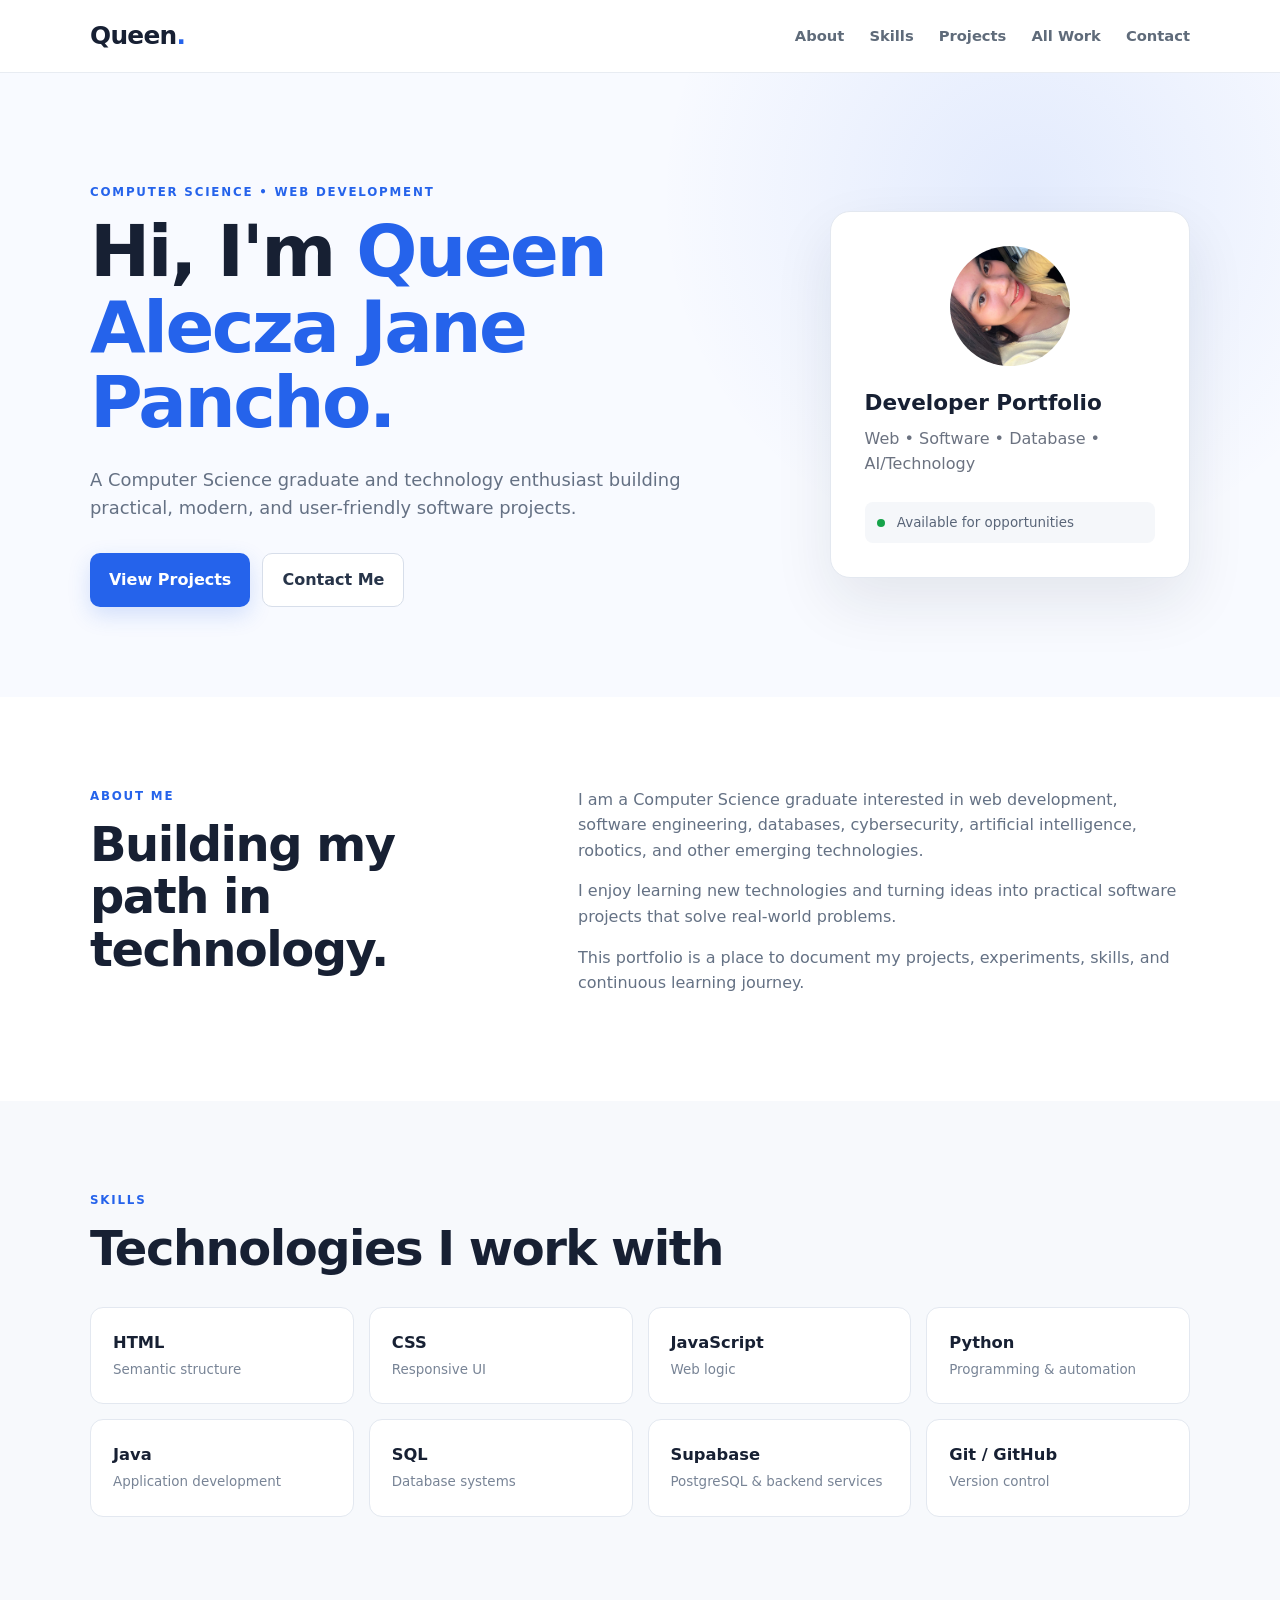
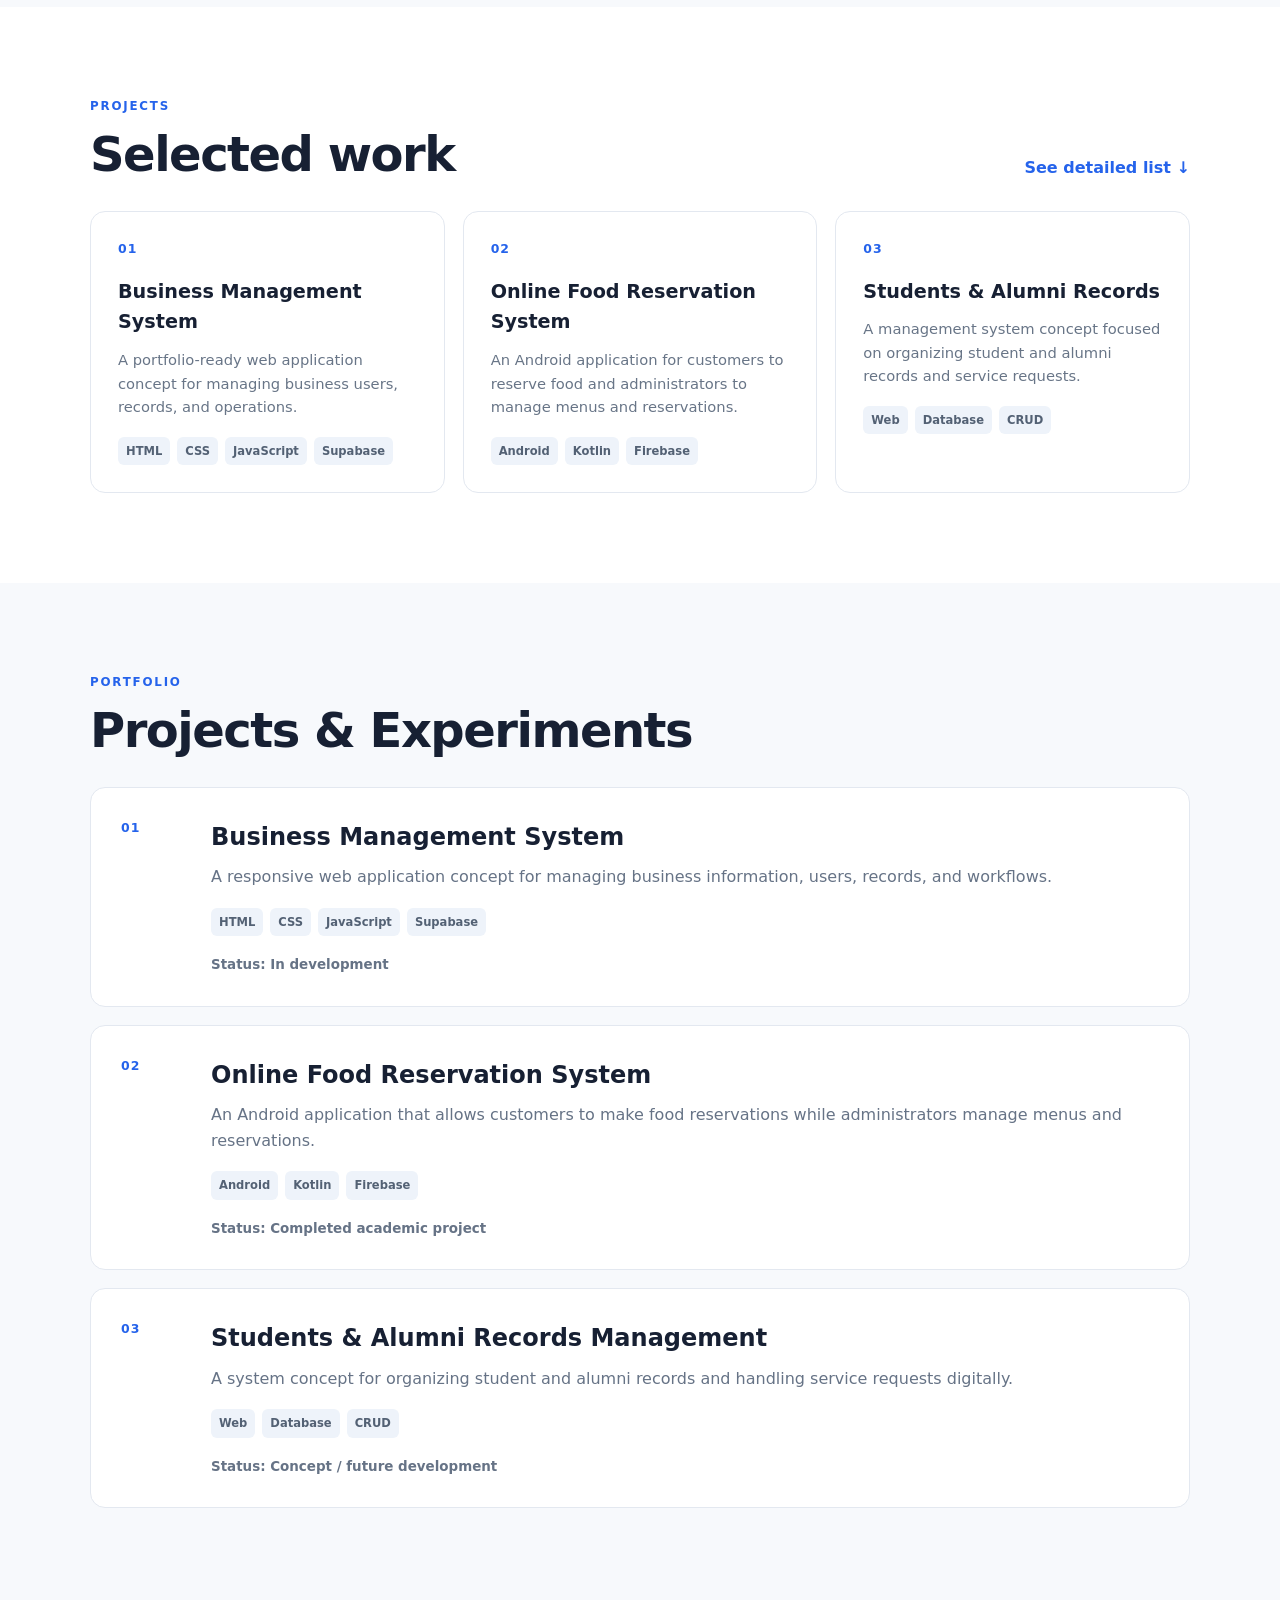
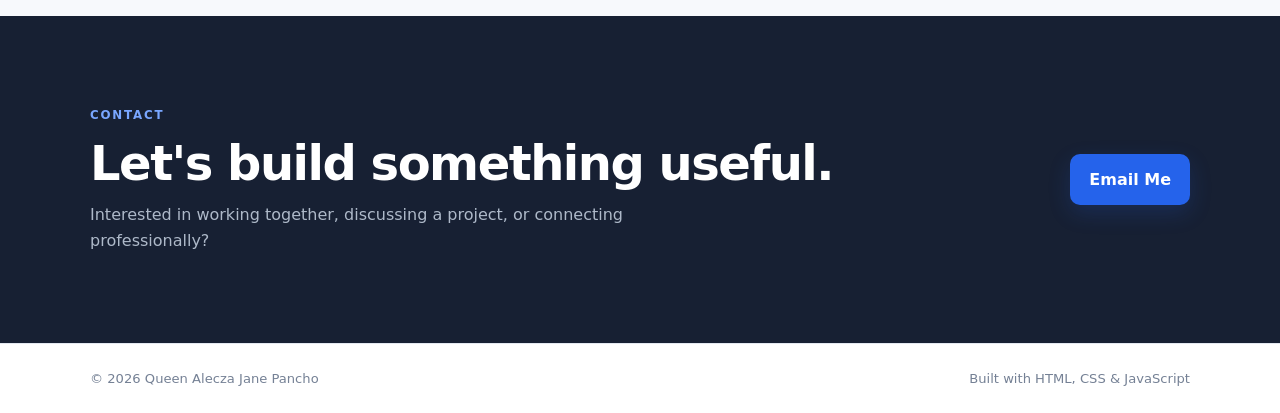
<file: index.html>
<!DOCTYPE html>
<html lang="en">
<head>
  <meta charset="UTF-8">
  <meta name="viewport" content="width=device-width, initial-scale=1.0">
  <meta name="description" content="Queen Alecza Jane Pancho — Computer Science graduate, developer, and technology enthusiast.">
  <meta name="author" content="Queen Alecza Jane Pancho">
  <title>Queen Alecza Jane Pancho | Portfolio</title>
  
  <style>
    /* =========================================================
       RESET & BASE STYLES
    ========================================================= */
    * {
      margin: 0;
      padding: 0;
      box-sizing: border-box;
    }

    html {
      scroll-behavior: smooth;
      scroll-padding-top: 90px;
    }

    body {
      font-family: Inter, ui-sans-serif, system-ui, -apple-system, BlinkMacSystemFont, "Segoe UI", sans-serif;
      color: #172033;
      background: #ffffff;
      line-height: 1.6;
    }

    a {
      color: inherit;
      text-decoration: none;
    }

    button, input, textarea {
      font: inherit;
    }

    button {
      cursor: pointer;
    }

    .container {
      width: min(1100px, 92%);
      margin: 0 auto;
    }

    /* =========================================================
       HEADER / NAVIGATION
    ========================================================= */
    .site-header {
      background: rgba(255, 255, 255, 0.94);
      backdrop-filter: blur(12px);
      border-bottom: 1px solid #e8ecf2;
      position: sticky;
      top: 0;
      z-index: 100;
    }

    .nav {
      min-height: 72px;
      display: flex;
      align-items: center;
      justify-content: space-between;
      gap: 20px;
      position: relative;
    }

    .brand {
      font-size: 1.55rem;
      font-weight: 800;
      letter-spacing: -0.7px;
      white-space: nowrap;
    }

    .brand span {
      color: #2563eb;
    }

    .nav-links {
      display: flex;
      align-items: center;
      gap: 25px;
    }

    .nav-links a {
      color: #5f6b7a;
      font-size: 0.92rem;
      font-weight: 600;
      transition: color 0.2s ease;
    }

    .nav-links a:hover {
      color: #2563eb;
    }

    .menu-toggle {
      display: none;
      border: 0;
      background: transparent;
      color: #172033;
      font-size: 1.6rem;
      line-height: 1;
      padding: 8px;
      border-radius: 8px;
    }

    .menu-toggle:hover {
      background: #f1f5f9;
    }

    /* =========================================================
       HERO
    ========================================================= */
    .hero {
      padding: 110px 0 90px;
      background: radial-gradient(circle at 80% 20%, rgba(37, 99, 235, 0.10), transparent 32%), #f8faff;
    }

    .hero-grid {
      display: grid;
      grid-template-columns: 1.3fr 0.7fr;
      gap: 70px;
      align-items: center;
    }

    .eyebrow {
      color: #2563eb;
      font-size: 0.74rem;
      font-weight: 800;
      letter-spacing: 1.8px;
      margin-bottom: 12px;
    }

    .hero h1 {
      font-size: clamp(2.4rem, 6vw, 4.5rem);
      line-height: 1.05;
      letter-spacing: -2.5px;
      max-width: 800px;
    }

    .hero h1 span {
      color: #2563eb;
    }

    .hero-text {
      max-width: 650px;
      color: #657184;
      font-size: 1.12rem;
      margin: 25px 0 30px;
    }

    /* =========================================================
       BUTTONS
    ========================================================= */
    .hero-actions {
      display: flex;
      gap: 12px;
      flex-wrap: wrap;
    }

    .btn {
      display: inline-flex;
      justify-content: center;
      align-items: center;
      border: 0;
      border-radius: 10px;
      padding: 13px 19px;
      font-weight: 750;
      transition: transform 0.2s ease, background 0.2s ease, box-shadow 0.2s ease;
    }

    .btn:hover {
      transform: translateY(-2px);
    }

    .primary {
      background: #2563eb;
      color: #ffffff;
      box-shadow: 0 8px 22px rgba(37, 99, 235, 0.18);
    }

    .primary:hover {
      background: #1d4ed8;
    }

    .outline {
      border: 1px solid #d7deea;
      background: #ffffff;
      color: #273449;
    }

    .outline:hover {
      background: #f8fafc;
    }

    /* =========================================================
       HERO CARD
    ========================================================= */
    .hero-card {
      background: #ffffff;
      border: 1px solid #e3e8f0;
      border-radius: 20px;
      padding: 34px;
      box-shadow: 0 25px 60px rgba(20, 32, 55, 0.09);
    }

    .avatar {
      width: 120px;
      height: 120px;
      border-radius: 50%;
      overflow: hidden;
      margin: 0 auto 20px;
      background-color: #e2e8f0;
    }

    .avatar img {
      width: 100%;
      height: 100%;
      object-fit: cover;
      display: block;
    }

    .hero-card h2 {
      font-size: 1.35rem;
      margin-bottom: 5px;
    }

    .hero-card p {
      color: #6b7280;
    }

    .status {
      margin-top: 25px;
      padding: 10px 12px;
      border-radius: 8px;
      background: #f5f7fa;
      color: #596578;
      font-size: 0.84rem;
    }

    .status span {
      display: inline-block;
      width: 8px;
      height: 8px;
      border-radius: 50%;
      background: #16a34a;
      margin-right: 8px;
    }

    /* =========================================================
       SECTIONS & GRID LAYOUTS
    ========================================================= */
    .section {
      padding: 90px 0;
    }

    .section-muted {
      background: #f7f9fc;
    }

    .section h2, .page-hero h1 {
      font-size: clamp(2rem, 4vw, 3rem);
      line-height: 1.1;
      letter-spacing: -1.5px;
    }

    .two-col {
      display: grid;
      grid-template-columns: 0.8fr 1.2fr;
      gap: 80px;
    }

    .about-text p {
      color: #647184;
      margin-bottom: 15px;
    }

    .skill-grid {
      display: grid;
      grid-template-columns: repeat(4, 1fr);
      gap: 15px;
      margin-top: 32px;
    }

    .skill-card {
      padding: 22px;
      background: #ffffff;
      border: 1px solid #e3e8f0;
      border-radius: 13px;
      transition: transform 0.2s ease, box-shadow 0.2s ease;
    }

    .skill-card:hover {
      transform: translateY(-3px);
      box-shadow: 0 12px 25px rgba(20, 32, 55, 0.07);
    }

    .skill-card strong {
      display: block;
      font-size: 1.02rem;
    }

    .skill-card span {
      color: #788496;
      font-size: 0.84rem;
    }

    .section-head {
      display: flex;
      justify-content: space-between;
      align-items: flex-end;
      gap: 25px;
      margin-bottom: 30px;
    }

    .text-link {
      color: #2563eb;
      font-weight: 700;
      white-space: nowrap;
    }

    .text-link:hover {
      text-decoration: underline;
    }

    .project-grid {
      display: grid;
      grid-template-columns: repeat(3, 1fr);
      gap: 18px;
    }

    .project-card {
      border: 1px solid #e3e8f0;
      border-radius: 15px;
      padding: 27px;
      background: #ffffff;
      transition: transform 0.2s ease, box-shadow 0.2s ease;
    }

    .project-card:hover {
      transform: translateY(-4px);
      box-shadow: 0 18px 35px rgba(20, 32, 55, 0.08);
    }

    .project-number {
      color: #2563eb;
      font-weight: 800;
      font-size: 0.78rem;
      letter-spacing: 1px;
      margin-bottom: 18px;
    }

    .project-card h3 {
      font-size: 1.2rem;
      margin-bottom: 10px;
    }

    .project-card p {
      color: #687587;
      font-size: 0.92rem;
    }

    .tags {
      display: flex;
      flex-wrap: wrap;
      gap: 7px;
      margin-top: 18px;
    }

    .tags span {
      font-size: 0.72rem;
      padding: 5px 8px;
      background: #eef3fa;
      border-radius: 6px;
      color: #536174;
      font-weight: 700;
    }

    .project-detail {
      display: grid;
      grid-template-columns: 70px 1fr;
      gap: 20px;
      padding: 30px;
      border: 1px solid #e3e8f0;
      border-radius: 15px;
      background: #ffffff;
      margin-bottom: 18px;
    }

    .project-detail h3 {
      font-size: 1.5rem;
      margin-bottom: 8px;
    }

    .project-detail p {
      color: #667386;
    }

    .project-status {
      font-size: 0.84rem;
      margin-top: 18px;
      font-weight: 700;
    }

    /* =========================================================
       CONTACT & FOOTER
    ========================================================= */
    .contact-section {
      background: #172033;
      color: #ffffff;
    }

    .contact-card {
      display: flex;
      justify-content: space-between;
      align-items: center;
      gap: 30px;
    }

    .contact-card p:not(.eyebrow) {
      color: #aeb9c9;
      margin-top: 12px;
      max-width: 650px;
    }

    .contact-section .eyebrow {
      color: #79a6ff;
    }

    .footer {
      border-top: 1px solid #e3e8f0;
      padding: 24px 0;
      color: #758195;
      font-size: 0.82rem;
    }

    .footer-inner {
      display: flex;
      justify-content: space-between;
      gap: 20px;
    }

    /* =========================================================
       RESPONSIVE MEDIA QUERIES
    ========================================================= */
    @media (max-width: 900px) {
      .hero-grid, .two-col {
        grid-template-columns: 1fr;
        gap: 45px;
      }
      .skill-grid, .project-grid {
        grid-template-columns: repeat(2, 1fr);
      }
    }

    @media (max-width: 800px) {
      .menu-toggle {
        display: block;
      }
      .nav-links {
        display: none;
        position: absolute;
        top: 68px;
        left: 0;
        right: 0;
        flex-direction: column;
        align-items: stretch;
        background: #ffffff;
        border-bottom: 1px solid #e5e7eb;
        box-shadow: 0 12px 25px rgba(15, 23, 42, 0.08);
        padding: 10px 4%;
      }
      .nav-links.open {
        display: flex;
      }
      .nav-links a {
        padding: 14px 0;
        border-bottom: 1px solid #f1f5f9;
      }
      .contact-card, .section-head {
        flex-direction: column;
        align-items: flex-start;
      }
    }

    @media (max-width: 650px) {
      .hero { padding: 80px 0 65px; }
      .project-grid, .project-detail { grid-template-columns: 1fr; }
    }

    @media (max-width: 520px) {
      .hero-actions { flex-direction: column; }
      .btn { width: 100%; }
      .skill-grid { grid-template-columns: 1fr; }
      .footer-inner { flex-direction: column; }
    }
  </style>
</head>
<body>

  <!-- ================= HEADER ================= -->
  <header class="site-header">
    <nav class="nav container">
      <a class="brand" href="#hero" aria-label="Queen Alecza Jane Pancho home">
        Queen<span>.</span>
      </a>
      <div class="nav-links" id="navLinks">
        <a href="#about">About</a>
        <a href="#skills">Skills</a>
        <a href="#projects">Projects</a>
        <a href="#all-projects">All Work</a>
        <a href="#contact">Contact</a>
      </div>
      <button class="menu-toggle" type="button" aria-label="Open navigation menu" aria-expanded="false" aria-controls="navLinks">
        ☰
      </button>
    </nav>
  </header>

  <main>
    <!-- ================= HERO ================= -->
    <section id="hero" class="hero">
      <div class="container hero-grid">
        <div class="hero-content">
          <p class="eyebrow">COMPUTER SCIENCE • WEB DEVELOPMENT</p>
          <h1>Hi, I'm <span>Queen Alecza Jane Pancho.</span></h1>
          <p class="hero-text">
            A Computer Science graduate and technology enthusiast building practical, modern, and user-friendly software projects.
          </p>
          <div class="hero-actions">
            <a class="btn primary" href="#projects">View Projects</a>
            <a class="btn outline" href="#contact">Contact Me</a>
          </div>
        </div>
        <div class="hero-card">
          <div class="avatar">
             <img src="profile.jpg" alt="Queen Alecza Jane Pancho">
          </div>
          <h2>Developer Portfolio</h2>
          <p>Web • Software • Database • AI/Technology</p>
          <div class="status">
            <span></span>
            Available for opportunities
          </div>
        </div>
      </div>
    </section>

    <!-- ================= ABOUT ================= -->
    <section id="about" class="section">
      <div class="container two-col">
        <div>
          <p class="eyebrow">ABOUT ME</p>
          <h2>Building my path in technology.</h2>
        </div>
        <div class="about-text">
          <p>
            I am a Computer Science graduate interested in web development, software engineering, databases, cybersecurity, artificial intelligence, robotics, and other emerging technologies.
          </p>
          <p>
            I enjoy learning new technologies and turning ideas into practical software projects that solve real-world problems.
          </p>
          <p>
            This portfolio is a place to document my projects, experiments, skills, and continuous learning journey.
          </p>
        </div>
      </div>
    </section>

    <!-- ================= SKILLS ================= -->
    <section id="skills" class="section section-muted">
      <div class="container">
        <p class="eyebrow">SKILLS</p>
        <h2>Technologies I work with</h2>
        <div class="skill-grid">
          <div class="skill-card"><strong>HTML</strong><span>Semantic structure</span></div>
          <div class="skill-card"><strong>CSS</strong><span>Responsive UI</span></div>
          <div class="skill-card"><strong>JavaScript</strong><span>Web logic</span></div>
          <div class="skill-card"><strong>Python</strong><span>Programming & automation</span></div>
          <div class="skill-card"><strong>Java</strong><span>Application development</span></div>
          <div class="skill-card"><strong>SQL</strong><span>Database systems</span></div>
          <div class="skill-card"><strong>Supabase</strong><span>PostgreSQL & backend services</span></div>
          <div class="skill-card"><strong>Git / GitHub</strong><span>Version control</span></div>
        </div>
      </div>
    </section>

    <!-- ================= FEATURED PROJECTS ================= -->
    <section id="projects" class="section">
      <div class="container">
        <div class="section-head">
          <div>
            <p class="eyebrow">PROJECTS</p>
            <h2>Selected work</h2>
          </div>
          <a class="text-link" href="#all-projects">See detailed list ↓</a>
        </div>
        <div class="project-grid">
          <article class="project-card">
            <div class="project-number">01</div>
            <h3>Business Management System</h3>
            <p>A portfolio-ready web application concept for managing business users, records, and operations.</p>
            <div class="tags">
              <span>HTML</span><span>CSS</span><span>JavaScript</span><span>Supabase</span>
            </div>
          </article>
          <article class="project-card">
            <div class="project-number">02</div>
            <h3>Online Food Reservation System</h3>
            <p>An Android application for customers to reserve food and administrators to manage menus and reservations.</p>
            <div class="tags">
              <span>Android</span><span>Kotlin</span><span>Firebase</span>
            </div>
          </article>
          <article class="project-card">
            <div class="project-number">03</div>
            <h3>Students & Alumni Records</h3>
            <p>A management system concept focused on organizing student and alumni records and service requests.</p>
            <div class="tags">
              <span>Web</span><span>Database</span><span>CRUD</span>
            </div>
          </article>
        </div>
      </div>
    </section>

    <!-- ================= ALL PROJECTS DETAILED ================= -->
    <section id="all-projects" class="section section-muted">
      <div class="container">
        <p class="eyebrow">PORTFOLIO</p>
        <h2 style="margin-bottom: 30px;">Projects & Experiments</h2>
        
        <div class="project-list">
          <article class="project-detail">
            <div class="project-number">01</div>
            <div>
              <h3>Business Management System</h3>
              <p>A responsive web application concept for managing business information, users, records, and workflows.</p>
              <div class="tags">
                <span>HTML</span><span>CSS</span><span>JavaScript</span><span>Supabase</span>
              </div>
              <p class="project-status">Status: In development</p>
            </div>
          </article>

          <article class="project-detail">
            <div class="project-number">02</div>
            <div>
              <h3>Online Food Reservation System</h3>
              <p>An Android application that allows customers to make food reservations while administrators manage menus and reservations.</p>
              <div class="tags">
                <span>Android</span><span>Kotlin</span><span>Firebase</span>
              </div>
              <p class="project-status">Status: Completed academic project</p>
            </div>
          </article>

          <article class="project-detail">
            <div class="project-number">03</div>
            <div>
              <h3>Students & Alumni Records Management</h3>
              <p>A system concept for organizing student and alumni records and handling service requests digitally.</p>
              <div class="tags">
                <span>Web</span><span>Database</span><span>CRUD</span>
              </div>
              <p class="project-status">Status: Concept / future development</p>
            </div>
          </article>
        </div>
      </div>
    </section>

    <!-- ================= CONTACT ================= -->
    <section id="contact" class="section contact-section">
      <div class="container contact-card">
        <div>
          <p class="eyebrow">CONTACT</p>
          <h2>Let's build something useful.</h2>
          <p>Interested in working together, discussing a project, or connecting professionally?</p>
        </div>
        <a class="btn primary" href="mailto:queenaleczajane.pancho@gmail.com">Email Me</a>
      </div>
    </section>
  </main>

  <!-- ================= FOOTER ================= -->
  <footer class="footer">
    <div class="container footer-inner">
      <span>© <span id="year"></span> Queen Alecza Jane Pancho</span>
      <span>Built with HTML, CSS & JavaScript</span>
    </div>
  </footer>

  <!-- ================= JAVASCRIPT ================= -->
  <script>
    document.addEventListener("DOMContentLoaded", () => {
      /* Mobile Menu Toggle Logic */
      const menuToggle = document.querySelector(".menu-toggle");
      const navLinks = document.querySelector(".nav-links");

      if (menuToggle && navLinks) {
        menuToggle.addEventListener("click", () => {
          const isOpen = navLinks.classList.toggle("open");
          menuToggle.setAttribute("aria-expanded", isOpen);
          menuToggle.setAttribute("aria-label", isOpen ? "Close navigation menu" : "Open navigation menu");
          menuToggle.textContent = isOpen ? "✕" : "☰";
        });

        navLinks.querySelectorAll("a").forEach((link) => {
          link.addEventListener("click", () => {
            navLinks.classList.remove("open");
            menuToggle.setAttribute("aria-expanded", "false");
            menuToggle.setAttribute("aria-label", "Open navigation menu");
            menuToggle.textContent = "☰";
          });
        });

        document.addEventListener("click", (event) => {
          if (!navLinks.contains(event.target) && !menuToggle.contains(event.target) && navLinks.classList.contains("open")) {
            navLinks.classList.remove("open");
            menuToggle.setAttribute("aria-expanded", "false");
            menuToggle.setAttribute("aria-label", "Open navigation menu");
            menuToggle.textContent = "☰";
          }
        });
      }

      /* Automatic Year Output */
      const yearElement = document.getElementById("year");
      if (yearElement) {
        yearElement.textContent = new Date().getFullYear();
      }
    });
  </script>
</body>
</html>
</file>
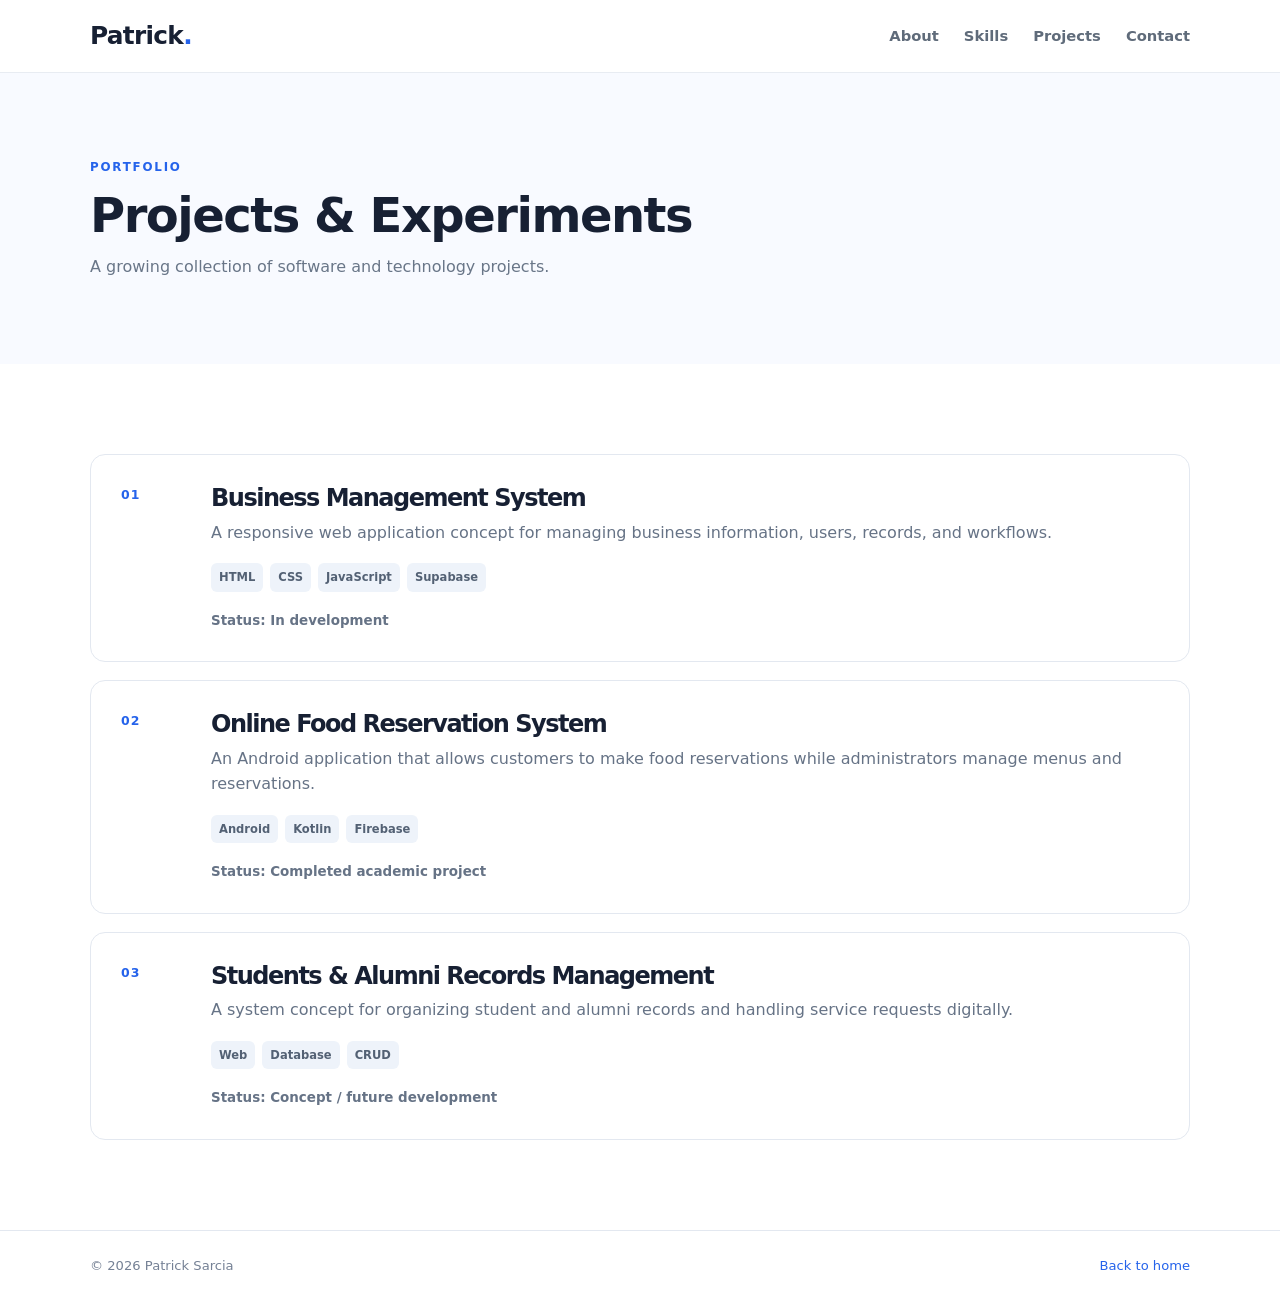
<file: project.html>
<!DOCTYPE html>
<html lang="en">
<head>
  <meta charset="UTF-8">
  <meta name="viewport" content="width=device-width, initial-scale=1.0">
  <meta name="description" content="Projects and experiments by Patrick Sarcia, Computer Science graduate and developer.">
  <meta name="author" content="Patrick Sarcia">
  <title>Projects | Patrick Sarcia</title>
  <link rel="stylesheet" href="style.css" type="text/css">
</head>
<body>
  <!-- ================= HEADER ================= -->
  <header class="site-header">
    <nav class="nav container">
      <a class="brand" href="index.html" aria-label="Patrick Sarcia home">
        Patrick<span>.</span>
      </a>
      <div class="nav-links" id="navLinks">
        <a href="index.html#about">About</a>
        <a href="index.html#skills">Skills</a>
        <a href="index.html#projects">Projects</a>
        <a href="index.html#contact">Contact</a>
      </div>
      <button class="menu-toggle" type="button" aria-label="Open navigation menu" aria-expanded="false" aria-controls="navLinks">
        ☰
      </button>
    </nav>
  </header>

  <main>
    <!-- ================= PAGE HERO ================= -->
    <section class="page-hero">
      <div class="container">
        <p class="eyebrow">PORTFOLIO</p>
        <h1>Projects & Experiments</h1>
        <p>A growing collection of software and technology projects.</p>
      </div>
    </section>

    <!-- ================= PROJECT LIST ================= -->
    <section class="section">
      <div class="container project-list">
        <article class="project-detail">
          <div class="project-number">01</div>
          <div>
            <h2>Business Management System</h2>
            <p>A responsive web application concept for managing business information, users, records, and workflows.</p>
            <div class="tags">
              <span>HTML</span><span>CSS</span><span>JavaScript</span><span>Supabase</span>
            </div>
            <p class="project-status">Status: In development</p>
          </div>
        </article>

        <article class="project-detail">
          <div class="project-number">02</div>
          <div>
            <h2>Online Food Reservation System</h2>
            <p>An Android application that allows customers to make food reservations while administrators manage menus and reservations.</p>
            <div class="tags">
              <span>Android</span><span>Kotlin</span><span>Firebase</span>
            </div>
            <p class="project-status">Status: Completed academic project</p>
          </div>
        </article>

        <article class="project-detail">
          <div class="project-number">03</div>
          <div>
            <h2>Students & Alumni Records Management</h2>
            <p>A system concept for organizing student and alumni records and handling service requests digitally.</p>
            <div class="tags">
              <span>Web</span><span>Database</span><span>CRUD</span>
            </div>
            <p class="project-status">Status: Concept / future development</p>
          </div>
        </article>
      </div>
    </section>
  </main>

  <!-- ================= FOOTER ================= -->
  <footer class="footer">
    <div class="container footer-inner">
      <span>© <span id="year"></span> Patrick Sarcia</span>
      <a href="index.html">Back to home</a>
    </div>
  </footer>

  <script src="script.js"></script>
</body>
</html>
</file>
<file: style.css>
/* RESET & BASE */
* {
  margin: 0;
  padding: 0;
  box-sizing: border-box;
}

html {
  scroll-behavior: smooth;
  scroll-padding-top: 90px;
}

body {
  font-family: Inter, ui-sans-serif, system-ui, -apple-system, BlinkMacSystemFont, "Segoe UI", sans-serif;
  color: #172033;
  background: #ffffff;
  line-height: 1.6;
}

a {
  color: inherit;
  text-decoration: none;
}

button, input, textarea {
  font: inherit;
}

button {
  cursor: pointer;
}

.container {
  width: min(1100px, 92%);
  margin: 0 auto;
}

/* HEADER & NAV */
.site-header {
  background: rgba(255, 255, 255, 0.94);
  backdrop-filter: blur(12px);
  border-bottom: 1px solid #e8ecf2;
  position: sticky;
  top: 0;
  z-index: 100;
}

.nav {
  min-height: 72px;
  display: flex;
  align-items: center;
  justify-content: space-between;
  gap: 20px;
  position: relative;
}

.brand {
  font-size: 1.55rem;
  font-weight: 800;
  letter-spacing: -0.7px;
  white-space: nowrap;
}

.brand span {
  color: #2563eb;
}

.nav-links {
  display: flex;
  align-items: center;
  gap: 25px;
}

.nav-links a {
  color: #5f6b7a;
  font-size: 0.92rem;
  font-weight: 600;
  transition: color 0.2s ease;
}

.nav-links a:hover {
  color: #2563eb;
}

.menu-toggle {
  display: none;
  border: 0;
  background: transparent;
  color: #172033;
  font-size: 1.6rem;
  line-height: 1;
  padding: 8px;
  border-radius: 8px;
}

.menu-toggle:hover {
  background: #f1f5f9;
}

/* HERO SECTION */
.hero {
  padding: 110px 0 90px;
  background: radial-gradient(circle at 80% 20%, rgba(37, 99, 235, 0.10), transparent 32%), #f8faff;
}

.hero-grid {
  display: grid;
  grid-template-columns: 1.3fr 0.7fr;
  gap: 70px;
  align-items: center;
}

.eyebrow {
  color: #2563eb;
  font-size: 0.74rem;
  font-weight: 800;
  letter-spacing: 1.8px;
  margin-bottom: 12px;
}

.hero h1 {
  font-size: clamp(2.8rem, 7vw, 5.2rem);
  line-height: 1.02;
  letter-spacing: -3px;
  max-width: 800px;
}

.hero h1 span {
  color: #2563eb;
}

.hero-text {
  max-width: 650px;
  color: #657184;
  font-size: 1.12rem;
  margin: 25px 0 30px;
}

/* BUTTONS */
.hero-actions {
  display: flex;
  gap: 12px;
  flex-wrap: wrap;
}

.btn {
  display: inline-flex;
  justify-content: center;
  align-items: center;
  border: 0;
  border-radius: 10px;
  padding: 13px 19px;
  font-weight: 750;
  transition: transform 0.2s ease, background 0.2s ease, box-shadow 0.2s ease;
}

.btn:hover {
  transform: translateY(-2px);
}

.primary {
  background: #2563eb;
  color: #ffffff;
  box-shadow: 0 8px 22px rgba(37, 99, 235, 0.18);
}

.primary:hover {
  background: #1d4ed8;
}

.outline {
  border: 1px solid #d7deea;
  background: #ffffff;
  color: #273449;
}

.outline:hover {
  background: #f8fafc;
}

/* HERO CARD */
.hero-card {
  background: #ffffff;
  border: 1px solid #e3e8f0;
  border-radius: 20px;
  padding: 34px;
  box-shadow: 0 25px 60px rgba(20, 32, 55, 0.09);
}

.avatar {
  width: 120px;
  height: 120px;
  border-radius: 50%;
  overflow: hidden;
  margin: 0 auto 20px;
  background-color: #e2e8f0;
}

.avatar img {
  width: 100%;
  height: 100%;
  object-fit: cover;
  display: block;
}

.hero-card h2 {
  font-size: 1.35rem;
  margin-bottom: 5px;
}

.hero-card p {
  color: #6b7280;
}

.status {
  margin-top: 25px;
  padding: 10px 12px;
  border-radius: 8px;
  background: #f5f7fa;
  color: #596578;
  font-size: 0.84rem;
}

.status span {
  display: inline-block;
  width: 8px;
  height: 8px;
  border-radius: 50%;
  background: #16a34a;
  margin-right: 8px;
}

/* SECTIONS */
.section {
  padding: 90px 0;
}

.section-muted {
  background: #f7f9fc;
}

.section h2, .page-hero h1 {
  font-size: clamp(2rem, 4vw, 3rem);
  line-height: 1.1;
  letter-spacing: -1.5px;
}

.two-col {
  display: grid;
  grid-template-columns: 0.8fr 1.2fr;
  gap: 80px;
}

.about-text p {
  color: #647184;
  margin-bottom: 15px;
}

/* SKILLS */
.skill-grid {
  display: grid;
  grid-template-columns: repeat(4, 1fr);
  gap: 15px;
  margin-top: 32px;
}

.skill-card {
  padding: 22px;
  background: #ffffff;
  border: 1px solid #e3e8f0;
  border-radius: 13px;
  transition: transform 0.2s ease, box-shadow 0.2s ease;
}

.skill-card:hover {
  transform: translateY(-3px);
  box-shadow: 0 12px 25px rgba(20, 32, 55, 0.07);
}

.skill-card strong {
  display: block;
  font-size: 1.02rem;
}

.skill-card span {
  color: #788496;
  font-size: 0.84rem;
}

/* PROJECTS */
.section-head {
  display: flex;
  justify-content: space-between;
  align-items: flex-end;
  gap: 25px;
  margin-bottom: 30px;
}

.text-link {
  color: #2563eb;
  font-weight: 700;
  white-space: nowrap;
}

.text-link:hover {
  text-decoration: underline;
}

.project-grid {
  display: grid;
  grid-template-columns: repeat(3, 1fr);
  gap: 18px;
}

.project-card {
  border: 1px solid #e3e8f0;
  border-radius: 15px;
  padding: 27px;
  background: #ffffff;
  transition: transform 0.2s ease, box-shadow 0.2s ease;
}

.project-card:hover {
  transform: translateY(-4px);
  box-shadow: 0 18px 35px rgba(20, 32, 55, 0.08);
}

.project-number {
  color: #2563eb;
  font-weight: 800;
  font-size: 0.78rem;
  letter-spacing: 1px;
  margin-bottom: 18px;
}

.project-card h3 {
  font-size: 1.2rem;
  margin-bottom: 10px;
}

.project-card p {
  color: #687587;
  font-size: 0.92rem;
}

.tags {
  display: flex;
  flex-wrap: wrap;
  gap: 7px;
  margin-top: 18px;
}

.tags span {
  font-size: 0.72rem;
  padding: 5px 8px;
  background: #eef3fa;
  border-radius: 6px;
  color: #536174;
  font-weight: 700;
}

/* CONTACT */
.contact-section {
  background: #172033;
  color: #ffffff;
}

.contact-card {
  display: flex;
  justify-content: space-between;
  align-items: center;
  gap: 30px;
}

.contact-card p:not(.eyebrow) {
  color: #aeb9c9;
  margin-top: 12px;
  max-width: 650px;
}

.contact-section .eyebrow {
  color: #79a6ff;
}

/* FOOTER */
.footer {
  border-top: 1px solid #e3e8f0;
  padding: 24px 0;
  color: #758195;
  font-size: 0.82rem;
}

.footer-inner {
  display: flex;
  justify-content: space-between;
  gap: 20px;
}

.footer a {
  color: #2563eb;
}

.footer a:hover {
  text-decoration: underline;
}

/* PROJECTS PAGE */
.page-hero {
  padding: 85px 0;
  background: #f8faff;
}

.page-hero p:last-child {
  color: #697688;
  margin-top: 12px;
}

.project-list {
  display: grid;
  gap: 18px;
}

.project-detail {
  display: grid;
  grid-template-columns: 70px 1fr;
  gap: 20px;
  padding: 30px;
  border: 1px solid #e3e8f0;
  border-radius: 15px;
  background: #ffffff;
}

.project-detail h2 {
  font-size: 1.5rem;
  margin-bottom: 8px;
}

.project-detail p {
  color: #667386;
}

.project-status {
  font-size: 0.84rem;
  margin-top: 18px;
  font-weight: 700;
}

/* RESPONSIVE DESIGN */
@media (max-width: 900px) {
  .hero-grid, .two-col {
    grid-template-columns: 1fr;
    gap: 45px;
  }
  .skill-grid, .project-grid {
    grid-template-columns: repeat(2, 1fr);
  }
}

@media (max-width: 800px) {
  .menu-toggle {
    display: block;
  }
  .nav-links {
    display: none;
    position: absolute;
    top: 68px;
    left: 0;
    right: 0;
    flex-direction: column;
    align-items: stretch;
    background: #ffffff;
    border-bottom: 1px solid #e5e7eb;
    box-shadow: 0 12px 25px rgba(15, 23, 42, 0.08);
    padding: 10px 4%;
  }
  .nav-links.open {
    display: flex;
  }
  .nav-links a {
    padding: 14px 0;
    border-bottom: 1px solid #f1f5f9;
  }
  .contact-card, .section-head {
    flex-direction: column;
    align-items: flex-start;
  }
}

@media (max-width: 650px) {
  .hero { padding: 80px 0 65px; }
  .project-grid, .project-detail { grid-template-columns: 1fr; }
}

@media (max-width: 520px) {
  .hero-actions { flex-direction: column; }
  .btn { width: 100%; }
  .skill-grid { grid-template-columns: 1fr; }
  .footer-inner { flex-direction: column; }
}
</file>
